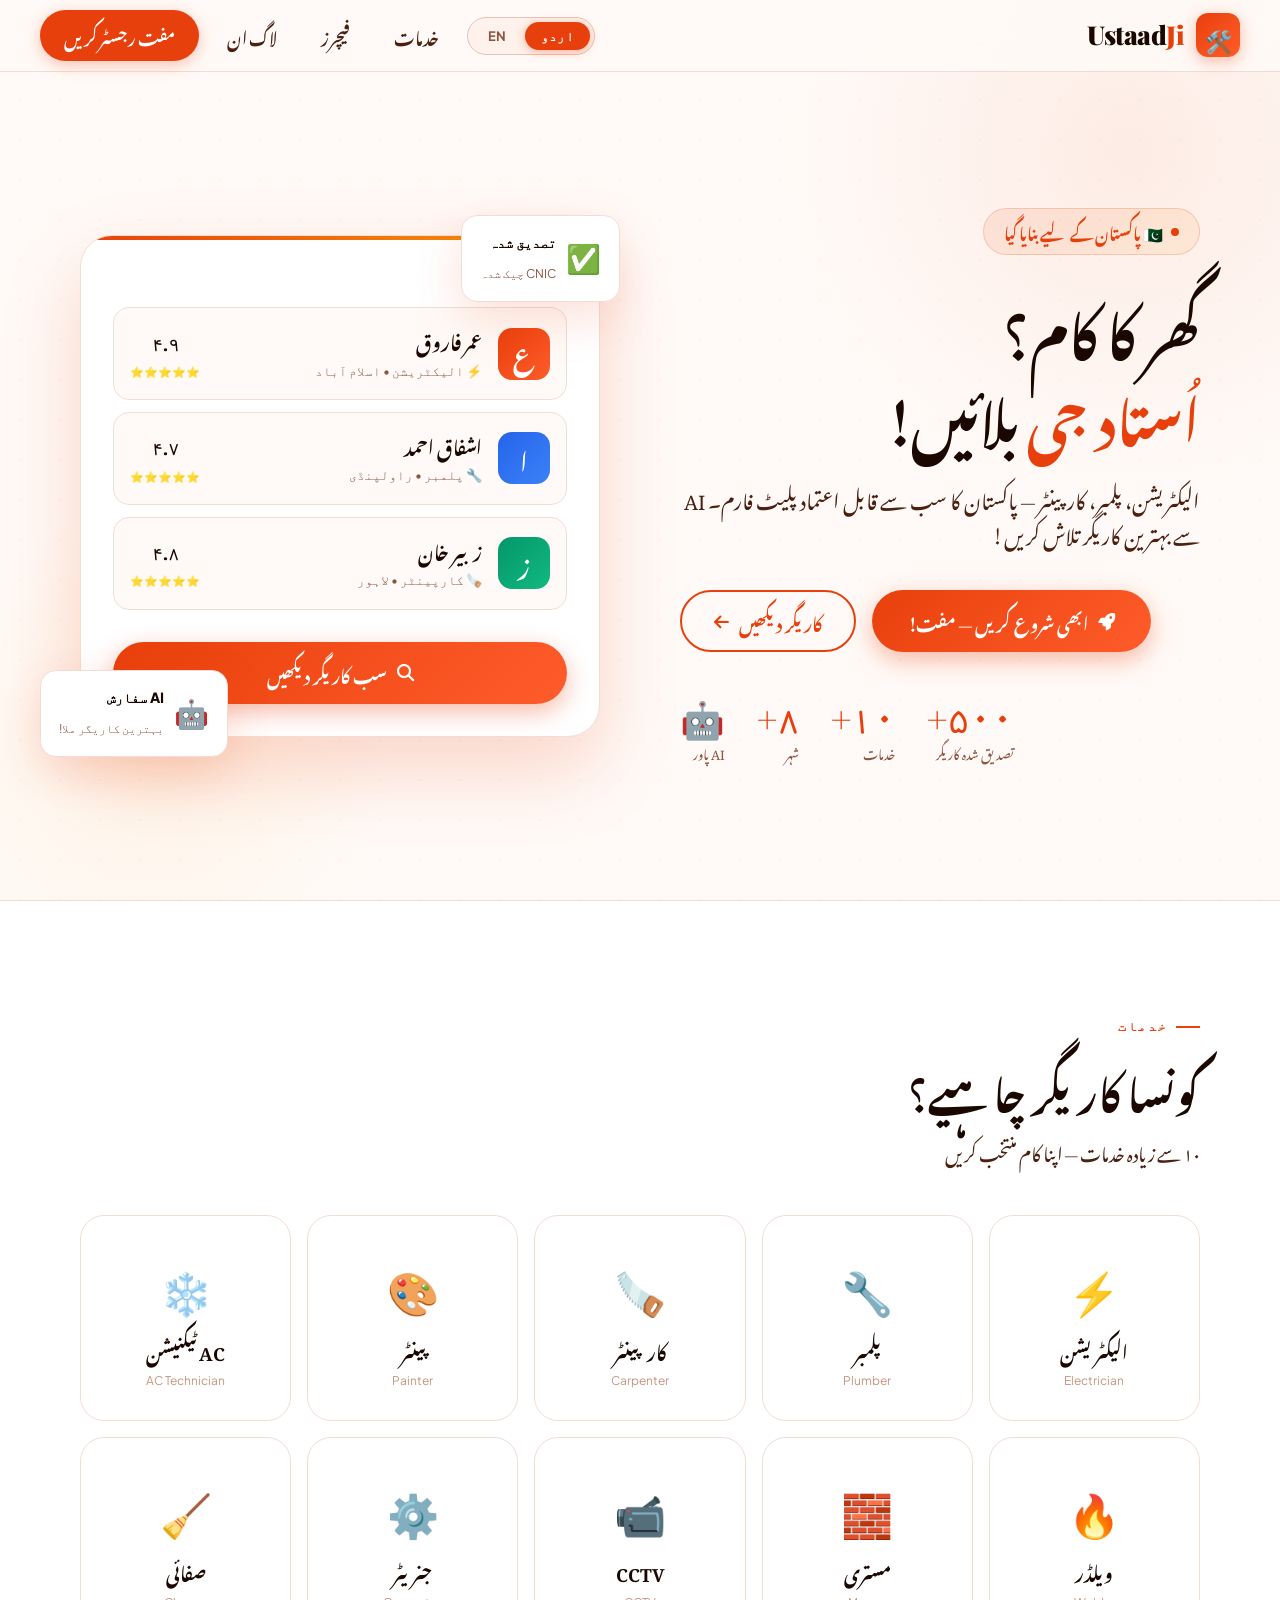
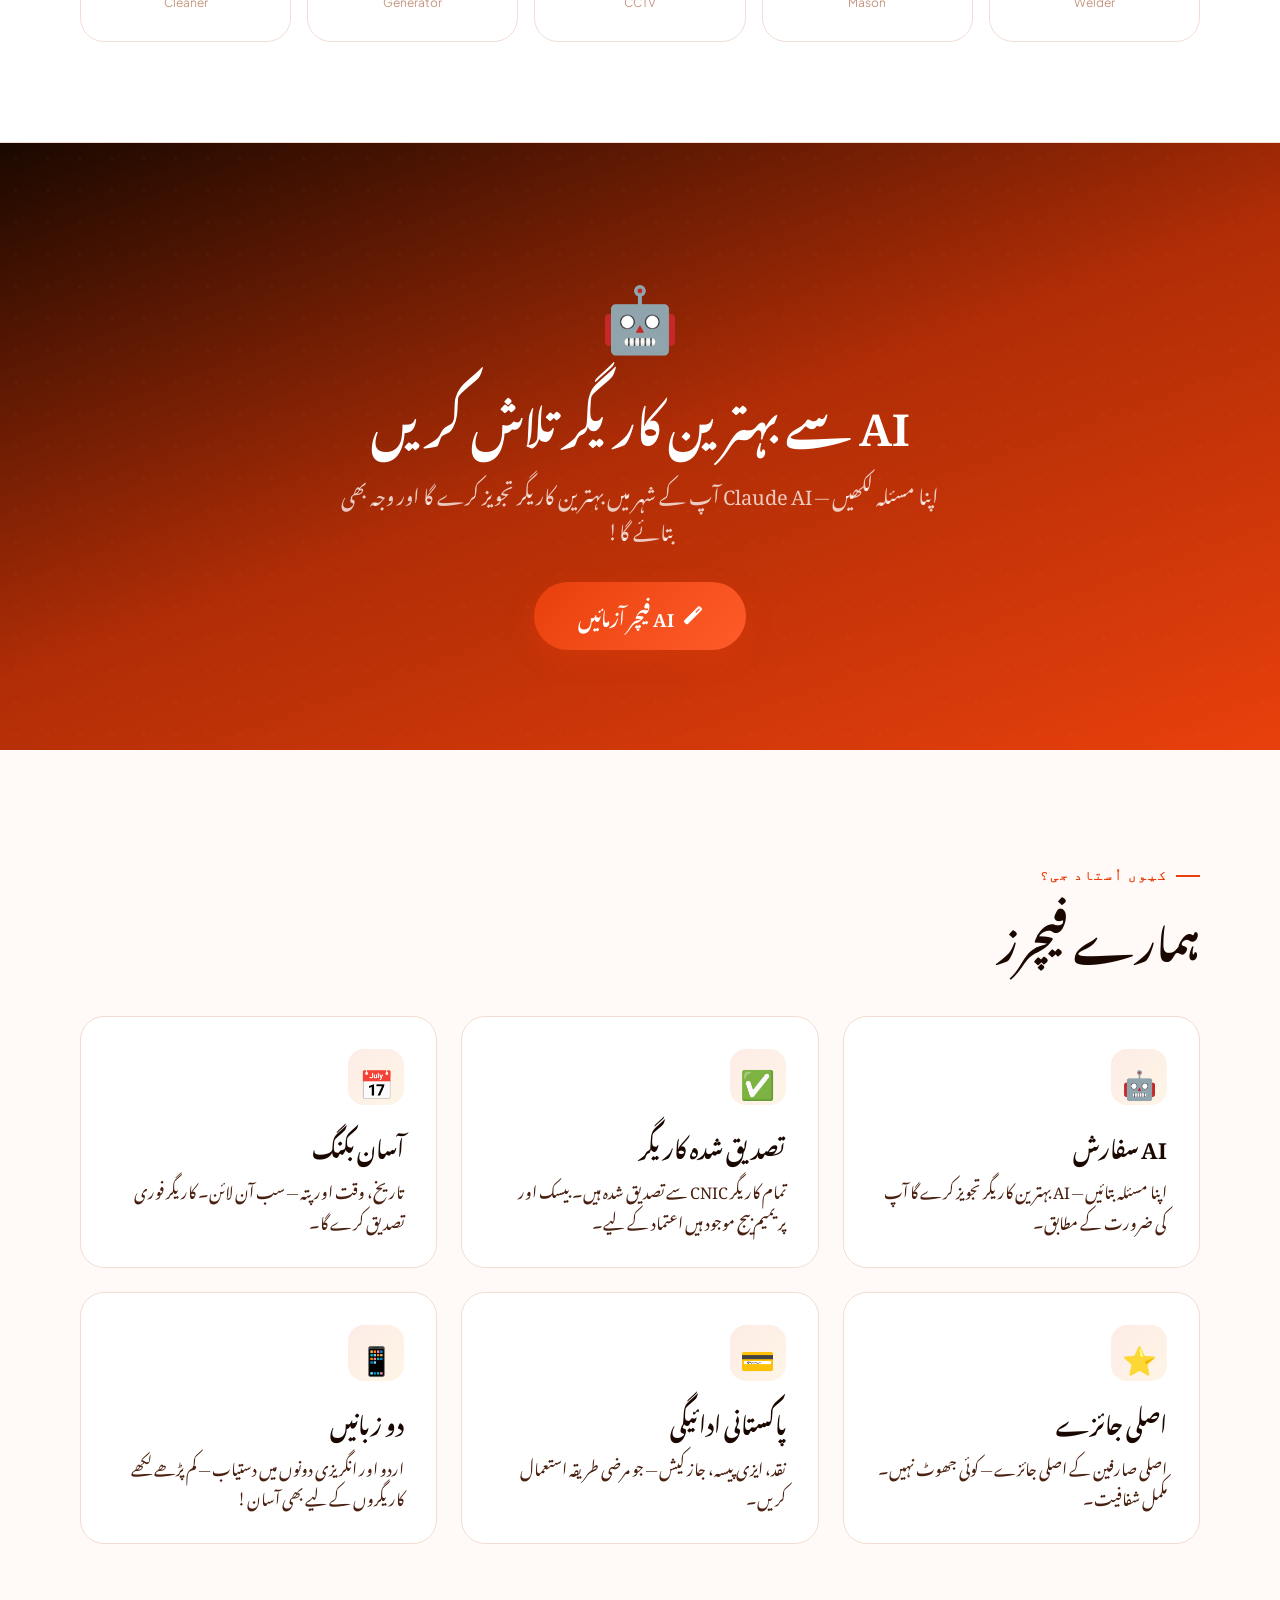
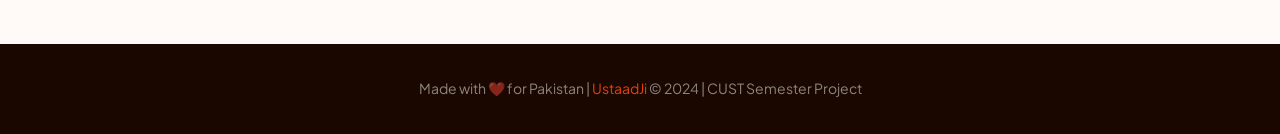
<file: frontend/pages/index.html>
<!DOCTYPE html>
<html lang="ur">
<head>
  <meta charset="UTF-8"/>
  <meta name="viewport" content="width=device-width, initial-scale=1.0"/>
  <meta data-title-ur data-title-en="UstaadJi — Pakistan's Skilled Workers Platform"/>
  <title>اُستاد جی — پاکستان کا بہترین پلیٹ فارم</title>
  <link rel="stylesheet" href="https://cdnjs.cloudflare.com/ajax/libs/font-awesome/6.5.0/css/all.min.css"/>
  <link rel="stylesheet" href="../css/style.css"/>
</head>
<body>

<!-- ═══════════════ NAVBAR ═══════════════ -->
<nav class="uj-nav">
  <a href="/" class="nav-brand">
    <div class="nav-brand-mark">🛠️</div>
    <span class="nav-brand-name">Ustaad<span>Ji</span></span>
  </a>

  <div class="nav-right">
    <!-- Language Toggle -->
    <div class="lang-toggle">
      <button class="lang-btn active" data-lang="ur">اردو</button>
      <button class="lang-btn" data-lang="en">EN</button>
    </div>

    <a href="#services" class="nav-link" data-ur="خدمات" data-en="Services">خدمات</a>
    <a href="#features" class="nav-link" data-ur="فیچرز" data-en="Features">فیچرز</a>
    <a href="/login" class="nav-link" data-ur="لاگ ان" data-en="Login">لاگ ان</a>
    <a href="/register" class="nav-link nav-cta" data-ur="مفت رجسٹر کریں" data-en="Register Free">مفت رجسٹر کریں</a>
  </div>
</nav>

<!-- ═══════════════ HERO ═══════════════ -->
<section class="hero">
  <div class="hero-bg">
    <div class="hero-blob-1"></div>
    <div class="hero-blob-2"></div>
    <div class="hero-dots"></div>
  </div>

  <div class="hero-inner">

    <!-- Text Side -->
    <div class="hero-text">
      <div class="fade-up">
        <div class="hero-badge">
          <span class="hero-badge-dot"></span>
          <span data-ur="🇵🇰 پاکستان کے لیے بنایا گیا" data-en="🇵🇰 Made for Pakistan">🇵🇰 پاکستان کے لیے بنایا گیا</span>
        </div>
      </div>

      <div class="fade-up">
        <h1 class="hero-title-urdu ur-only">
          گھر کا کام؟<br/>
          <span style="color:var(--flame)">اُستاد جی</span> بلائیں!
        </h1>
        <h1 class="hero-title en-only" style="display:none;">
          Need a Skilled<br/>
          <span class="highlight">Worker?</span>
        </h1>
      </div>

      <div class="fade-up">
        <p class="hero-desc"
           data-ur="الیکٹریشن، پلمبر، کارپینٹر — پاکستان کا سب سے قابل اعتماد پلیٹ فارم۔ AI سے بہترین کاریگر تلاش کریں!"
           data-en="Electrician, Plumber, Carpenter — Pakistan's most trusted skilled workers platform. Find the best worker with AI!">
          الیکٹریشن، پلمبر، کارپینٹر — پاکستان کا سب سے قابل اعتماد پلیٹ فارم۔ AI سے بہترین کاریگر تلاش کریں!
        </p>
      </div>

      <div class="fade-up hero-actions">
        <a href="/register" class="btn-primary">
          <i class="fas fa-rocket"></i>
          <span data-ur="ابھی شروع کریں — مفت!" data-en="Get Started — Free!">ابھی شروع کریں — مفت!</span>
        </a>
        <a href="/workers" class="btn-outline">
          <span data-ur="کاریگر دیکھیں" data-en="Browse Workers">کاریگر دیکھیں</span>
          <i class="fas fa-arrow-left ur-only"></i>
          <i class="fas fa-arrow-right en-only" style="display:none;"></i>
        </a>
      </div>

      <div class="fade-up hero-stats">
        <div class="hero-stat">
          <div class="num">۵۰۰+</div>
          <div class="lbl" data-ur="تصدیق شدہ کاریگر" data-en="Verified Workers">تصدیق شدہ کاریگر</div>
        </div>
        <div class="hero-stat">
          <div class="num">۱۰+</div>
          <div class="lbl" data-ur="خدمات" data-en="Services">خدمات</div>
        </div>
        <div class="hero-stat">
          <div class="num">۸+</div>
          <div class="lbl" data-ur="شہر" data-en="Cities">شہر</div>
        </div>
        <div class="hero-stat">
          <div class="num">🤖</div>
          <div class="lbl" data-ur="AI پاور" data-en="AI Powered">AI پاور</div>
        </div>
      </div>
    </div>

    <!-- Visual Side -->
    <div class="hero-visual fade-up">
      <div class="hero-card-main">
        <p style="font-family:var(--font-urdu);font-size:13px;color:var(--ink-faint);margin-bottom:16px;direction:rtl;text-align:right;" class="ur-only">قریبی کاریگر</p>
        <p style="font-family:var(--font-body);font-size:11px;font-weight:700;text-transform:uppercase;letter-spacing:1px;color:var(--ink-faint);margin-bottom:16px;" class="en-only" style="display:none;">Nearby Workers</p>

        <div class="worker-preview">
          <div class="worker-avatar-lg" style="background:linear-gradient(135deg,#E8400C,#FF5C2B);">ع</div>
          <div class="worker-info-preview">
            <h4>عمر فاروق</h4>
            <p>⚡ الیکٹریشن • اسلام آباد</p>
          </div>
          <div class="worker-rating-preview">
            <div class="rating-num">۴.۹</div>
            <div class="stars">⭐⭐⭐⭐⭐</div>
          </div>
        </div>

        <div class="worker-preview">
          <div class="worker-avatar-lg" style="background:linear-gradient(135deg,#2563EB,#3B82F6);">ا</div>
          <div class="worker-info-preview">
            <h4>اشفاق احمد</h4>
            <p>🔧 پلمبر • راولپنڈی</p>
          </div>
          <div class="worker-rating-preview">
            <div class="rating-num">۴.۷</div>
            <div class="stars">⭐⭐⭐⭐⭐</div>
          </div>
        </div>

        <div class="worker-preview">
          <div class="worker-avatar-lg" style="background:linear-gradient(135deg,#059669,#10B981);">ز</div>
          <div class="worker-info-preview">
            <h4>زبیر خان</h4>
            <p>🪚 کارپینٹر • لاہور</p>
          </div>
          <div class="worker-rating-preview">
            <div class="rating-num">۴.۸</div>
            <div class="stars">⭐⭐⭐⭐⭐</div>
          </div>
        </div>

        <a href="/workers" class="btn-primary" style="margin-top:20px;width:100%;justify-content:center;">
          <i class="fas fa-search"></i>
          <span data-ur="سب کاریگر دیکھیں" data-en="View All Workers">سب کاریگر دیکھیں</span>
        </a>
      </div>

      <!-- Float cards -->
      <div class="float-card float-card-1">
        <div class="float-icon">🤖</div>
        <div class="float-text">
          <strong data-ur="AI سفارش" data-en="AI Recommend">AI سفارش</strong>
          <span data-ur="بہترین کاریگر ملا!" data-en="Best match found!">بہترین کاریگر ملا!</span>
        </div>
      </div>

      <div class="float-card float-card-2">
        <div class="float-icon">✅</div>
        <div class="float-text">
          <strong data-ur="تصدیق شدہ" data-en="Verified">تصدیق شدہ</strong>
          <span data-ur="CNIC چیک شدہ" data-en="CNIC Checked">CNIC چیک شدہ</span>
        </div>
      </div>
    </div>

  </div>
</section>

<!-- ═══════════════ SERVICES ═══════════════ -->
<div style="background:white;border-top:1px solid var(--border);border-bottom:1px solid var(--border);">
  <div class="section" id="services">
    <div style="text-align:right;" class="ur-only">
      <div class="section-tag" style="justify-content:flex-end;">خدمات</div>
      <h2 class="section-title-urdu">کونسا کاریگر چاہیے؟</h2>
      <p class="section-sub">۱۰ سے زیادہ خدمات — اپنا کام منتخب کریں</p>
    </div>
    <div style="text-align:left;" class="en-only" style="display:none;">
      <div class="section-tag">Our Services</div>
      <h2 class="section-title-text">What do you need?</h2>
      <p class="section-sub" style="font-family:var(--font-body);">10+ service categories — pick your work</p>
    </div>

    <div class="services-grid">
      <a href="/workers?cat=1" class="service-card">
        <span class="service-emoji">⚡</span>
        <span class="service-name-ur">الیکٹریشن</span>
        <span class="service-name-en">Electrician</span>
      </a>
      <a href="/workers?cat=2" class="service-card">
        <span class="service-emoji">🔧</span>
        <span class="service-name-ur">پلمبر</span>
        <span class="service-name-en">Plumber</span>
      </a>
      <a href="/workers?cat=3" class="service-card">
        <span class="service-emoji">🪚</span>
        <span class="service-name-ur">کارپینٹر</span>
        <span class="service-name-en">Carpenter</span>
      </a>
      <a href="/workers?cat=4" class="service-card">
        <span class="service-emoji">🎨</span>
        <span class="service-name-ur">پینٹر</span>
        <span class="service-name-en">Painter</span>
      </a>
      <a href="/workers?cat=5" class="service-card">
        <span class="service-emoji">❄️</span>
        <span class="service-name-ur">AC ٹیکنیشن</span>
        <span class="service-name-en">AC Technician</span>
      </a>
      <a href="/workers?cat=6" class="service-card">
        <span class="service-emoji">🔥</span>
        <span class="service-name-ur">ویلڈر</span>
        <span class="service-name-en">Welder</span>
      </a>
      <a href="/workers?cat=7" class="service-card">
        <span class="service-emoji">🧱</span>
        <span class="service-name-ur">مستری</span>
        <span class="service-name-en">Mason</span>
      </a>
      <a href="/workers?cat=9" class="service-card">
        <span class="service-emoji">📹</span>
        <span class="service-name-ur">CCTV</span>
        <span class="service-name-en">CCTV</span>
      </a>
      <a href="/workers?cat=8" class="service-card">
        <span class="service-emoji">⚙️</span>
        <span class="service-name-ur">جنریٹر</span>
        <span class="service-name-en">Generator</span>
      </a>
      <a href="/workers?cat=10" class="service-card">
        <span class="service-emoji">🧹</span>
        <span class="service-name-ur">صفائی</span>
        <span class="service-name-en">Cleaner</span>
      </a>
    </div>
  </div>
</div>

<!-- ═══════════════ AI SECTION ═══════════════ -->
<div style="background:linear-gradient(160deg, var(--ink) 0%, var(--flame-deep) 50%, var(--flame) 100%);padding:100px 40px;text-align:center;position:relative;overflow:hidden;">
  <div style="position:absolute;inset:0;background-image:radial-gradient(circle,rgba(255,255,255,0.04) 1px,transparent 1px);background-size:32px 32px;"></div>
  <div style="position:relative;z-index:1;max-width:640px;margin:0 auto;">
    <div style="font-size:64px;margin-bottom:20px;">🤖</div>
    <h2 class="ur-only" style="font-family:var(--font-urdu);font-size:44px;font-weight:700;color:white;margin-bottom:16px;direction:rtl;">AI سے بہترین کاریگر تلاش کریں</h2>
    <h2 class="en-only" style="display:none;font-family:var(--font-display);font-size:42px;font-weight:900;color:white;margin-bottom:16px;">AI-Powered Worker Matching</h2>
    <p class="ur-only" style="font-family:var(--font-urdu);font-size:20px;color:rgba(255,255,255,0.75);margin-bottom:36px;line-height:1.8;direction:rtl;">اپنا مسئلہ لکھیں — Claude AI آپ کے شہر میں بہترین کاریگر تجویز کرے گا اور وجہ بھی بتائے گا!</p>
    <p class="en-only" style="display:none;font-family:var(--font-body);font-size:17px;color:rgba(255,255,255,0.75);margin-bottom:36px;line-height:1.7;">Describe your problem — Claude AI recommends the best worker in your city and explains why!</p>
    <a href="/register" class="btn-primary" style="font-size:18px;padding:18px 44px;">
      <i class="fas fa-magic"></i>
      <span data-ur="AI فیچر آزمائیں" data-en="Try AI Feature">AI فیچر آزمائیں</span>
    </a>
  </div>
</div>

<!-- ═══════════════ FEATURES ═══════════════ -->
<div style="background:var(--cream);">
  <div class="section" id="features">
    <div style="text-align:right;" class="ur-only">
      <div class="section-tag" style="justify-content:flex-end;">کیوں اُستاد جی؟</div>
      <h2 class="section-title-urdu">ہمارے فیچرز</h2>
    </div>
    <div class="en-only" style="display:none;">
      <div class="section-tag">Why UstaadJi?</div>
      <h2 class="section-title-text">Our Features</h2>
    </div>

    <div class="features-grid">
      <div class="feat-card">
        <div class="feat-card-icon">🤖</div>
        <h3 data-ur="AI سفارش" data-en="AI Recommendation">AI سفارش</h3>
        <p data-ur="اپنا مسئلہ بتائیں — AI بہترین کاریگر تجویز کرے گا آپ کی ضرورت کے مطابق۔" data-en="Describe your problem — AI recommends the best worker tailored to your specific need.">اپنا مسئلہ بتائیں — AI بہترین کاریگر تجویز کرے گا آپ کی ضرورت کے مطابق۔</p>
      </div>
      <div class="feat-card">
        <div class="feat-card-icon">✅</div>
        <h3 data-ur="تصدیق شدہ کاریگر" data-en="Verified Workers">تصدیق شدہ کاریگر</h3>
        <p data-ur="تمام کاریگر CNIC سے تصدیق شدہ ہیں۔ بیسک اور پریمیم بیج موجود ہیں اعتماد کے لیے۔" data-en="All workers are CNIC verified. Basic and Premium badges available for trust.">تمام کاریگر CNIC سے تصدیق شدہ ہیں۔ بیسک اور پریمیم بیج موجود ہیں اعتماد کے لیے۔</p>
      </div>
      <div class="feat-card">
        <div class="feat-card-icon">📅</div>
        <h3 data-ur="آسان بکنگ" data-en="Easy Booking">آسان بکنگ</h3>
        <p data-ur="تاریخ، وقت اور پتہ — سب آن لائن۔ کاریگر فوری تصدیق کرے گا۔" data-en="Date, time and address — all online. Worker will confirm immediately.">تاریخ، وقت اور پتہ — سب آن لائن۔ کاریگر فوری تصدیق کرے گا۔</p>
      </div>
      <div class="feat-card">
        <div class="feat-card-icon">⭐</div>
        <h3 data-ur="اصلی جائزے" data-en="Real Reviews">اصلی جائزے</h3>
        <p data-ur="اصلی صارفین کے اصلی جائزے — کوئی جھوٹ نہیں۔ مکمل شفافیت۔" data-en="Real reviews from real customers — no fakes. Complete transparency.">اصلی صارفین کے اصلی جائزے — کوئی جھوٹ نہیں۔ مکمل شفافیت۔</p>
      </div>
      <div class="feat-card">
        <div class="feat-card-icon">💳</div>
        <h3 data-ur="پاکستانی ادائیگی" data-en="Pakistani Payments">پاکستانی ادائیگی</h3>
        <p data-ur="نقد، ایزی پیسہ، جاز کیش — جو مرضی طریقہ استعمال کریں۔" data-en="Cash, EasyPaisa, JazzCash — use any payment method you prefer.">نقد، ایزی پیسہ، جاز کیش — جو مرضی طریقہ استعمال کریں۔</p>
      </div>
      <div class="feat-card">
        <div class="feat-card-icon">📱</div>
        <h3 data-ur="دو زبانیں" data-en="Bilingual">دو زبانیں</h3>
        <p data-ur="اردو اور انگریزی دونوں میں دستیاب — کم پڑھے لکھے کاریگروں کے لیے بھی آسان!" data-en="Available in both Urdu and English — easy even for less-educated workers!">اردو اور انگریزی دونوں میں دستیاب — کم پڑھے لکھے کاریگروں کے لیے بھی آسان!</p>
      </div>
    </div>
  </div>
</div>

<!-- ═══════════════ FOOTER ═══════════════ -->
<footer class="uj-footer">
  <p>Made with ❤️ for Pakistan | <span>UstaadJi</span> © 2024 | CUST Semester Project</p>
</footer>

<script src="https://cdnjs.cloudflare.com/ajax/libs/jquery/3.7.1/jquery.min.js"></script>
<script src="../js/main.js"></script>
</body>
</html>
</file>
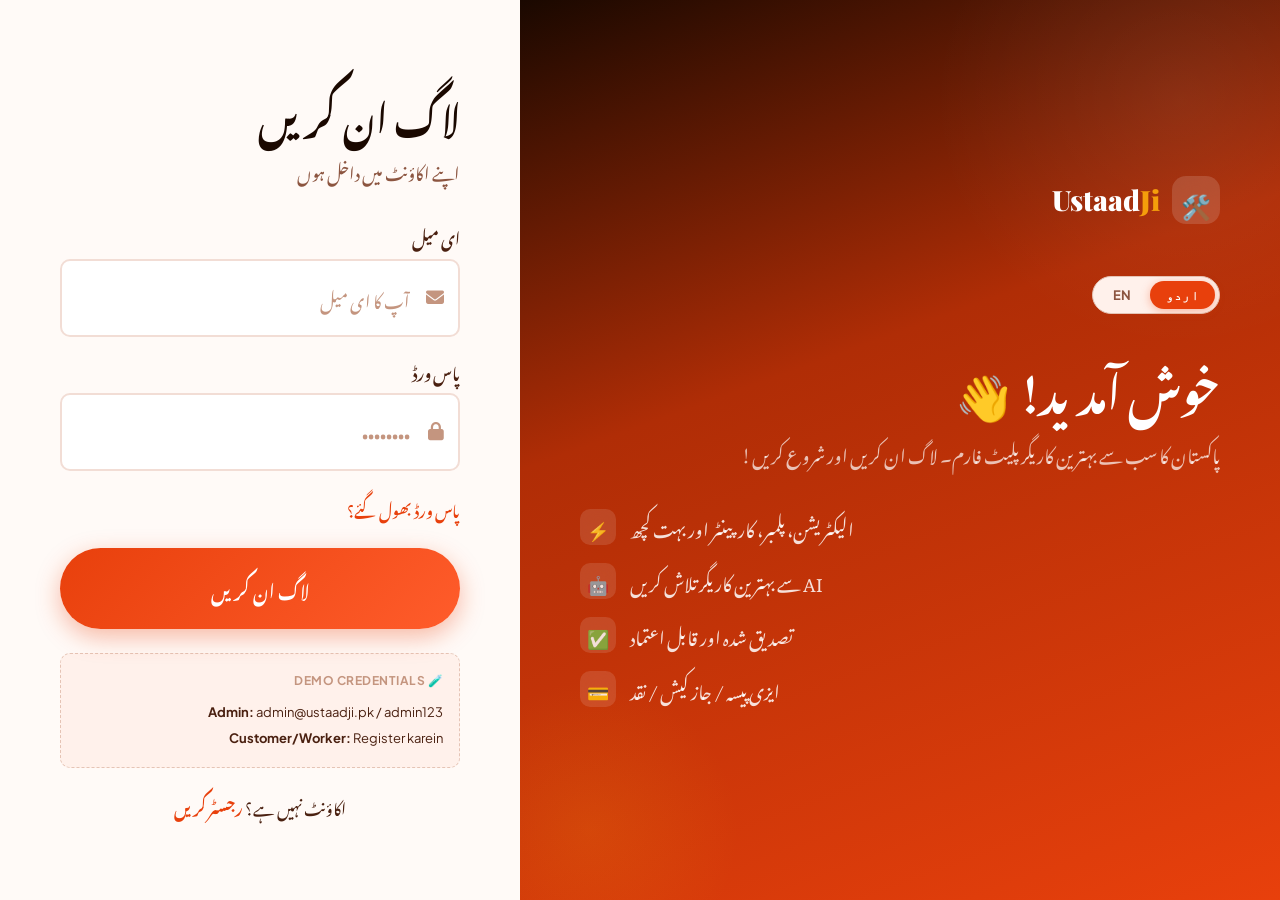
<file: frontend/pages/login.html>
<!DOCTYPE html>
<html lang="ur">
<head>
  <meta charset="UTF-8"/>
  <meta name="viewport" content="width=device-width, initial-scale=1.0"/>
  <title>لاگ ان — اُستاد جی</title>
  <link rel="stylesheet" href="https://cdnjs.cloudflare.com/ajax/libs/font-awesome/6.5.0/css/all.min.css"/>
  <link rel="stylesheet" href="../css/style.css"/>
</head>
<body>

<div class="auth-page">

  <!-- ══ Left Panel ══ -->
  <div class="auth-left">
    <div class="auth-left-content">

      <div class="auth-brand">
        <div class="auth-brand-mark">🛠️</div>
        <span class="auth-brand-name">Ustaad<span>Ji</span></span>
      </div>

      <!-- Language Toggle -->
      <div style="margin-bottom:36px;">
        <div class="lang-toggle" style="display:inline-flex;">
          <button class="lang-btn active" data-lang="ur">اردو</button>
          <button class="lang-btn" data-lang="en">EN</button>
        </div>
      </div>

      <h2 data-ur="خوش آمدید! 👋" data-en="Welcome Back! 👋">خوش آمدید! 👋</h2>
      <p data-ur="پاکستان کا سب سے بہترین کاریگر پلیٹ فارم۔ لاگ ان کریں اور شروع کریں!" data-en="Pakistan's best skilled workers platform. Login and get started!">پاکستان کا سب سے بہترین کاریگر پلیٹ فارم۔ لاگ ان کریں اور شروع کریں!</p>

      <ul class="auth-features-list">
        <li><div class="feat-dot">⚡</div><span data-ur="الیکٹریشن، پلمبر، کارپینٹر اور بہت کچھ" data-en="Electrician, Plumber, Carpenter & more">الیکٹریشن، پلمبر، کارپینٹر اور بہت کچھ</span></li>
        <li><div class="feat-dot">🤖</div><span data-ur="AI سے بہترین کاریگر تلاش کریں" data-en="Find best worker with AI">AI سے بہترین کاریگر تلاش کریں</span></li>
        <li><div class="feat-dot">✅</div><span data-ur="تصدیق شدہ اور قابل اعتماد" data-en="Verified and trustworthy">تصدیق شدہ اور قابل اعتماد</span></li>
        <li><div class="feat-dot">💳</div><span data-ur="ایزی پیسہ / جاز کیش / نقد" data-en="EasyPaisa / JazzCash / Cash">ایزی پیسہ / جاز کیش / نقد</span></li>
      </ul>
    </div>
  </div>

  <!-- ══ Right Panel (Form) ══ -->
  <div class="auth-right">
    <div class="auth-form-wrap">

      <div class="form-head">
        <h2 data-ur="لاگ ان کریں" data-en="Login">لاگ ان کریں</h2>
        <p data-ur="اپنے اکاؤنٹ میں داخل ہوں" data-en="Access your account">اپنے اکاؤنٹ میں داخل ہوں</p>
      </div>

      <div id="uj-alert" class="uj-alert"></div>

      <form id="loginForm">

        <div class="field">
          <label data-ur="ای میل" data-en="Email Address">ای میل</label>
          <div class="input-wrap">
            <i class="fas fa-envelope input-icon"></i>
            <input type="email" id="email" class="has-icon"
              data-ph-ur="آپ کا ای میل"
              data-ph-en="your@email.com"
              placeholder="آپ کا ای میل" required/>
          </div>
        </div>

        <div class="field">
          <label data-ur="پاس ورڈ" data-en="Password">پاس ورڈ</label>
          <div class="input-wrap">
            <i class="fas fa-lock input-icon"></i>
            <input type="password" id="password" class="has-icon"
              data-ph-ur="••••••••"
              data-ph-en="••••••••"
              placeholder="••••••••" required/>
          </div>
        </div>

        <div style="text-align:left;margin-bottom:24px;" class="en-only" style="display:none;">
          <a href="#" style="font-size:13px;color:var(--flame);font-weight:600;text-decoration:none;">Forgot password?</a>
        </div>
        <div style="text-align:right;margin-bottom:24px;" class="ur-only">
          <a href="#" style="font-size:15px;color:var(--flame);font-weight:600;text-decoration:none;font-family:var(--font-urdu);">پاس ورڈ بھول گئے؟</a>
        </div>

        <button type="submit" class="btn-primary" id="loginBtn"
          style="width:100%;justify-content:center;font-size:18px;padding:18px;"
          data-ur="لاگ ان کریں" data-en="Login">
          <div class="spin"></div>
          <span class="btn-text" data-ur="لاگ ان کریں" data-en="Login">لاگ ان کریں</span>
          <i class="fas fa-arrow-left ur-only"></i>
          <i class="fas fa-arrow-right en-only" style="display:none;"></i>
        </button>
      </form>

      <!-- Demo -->
      <div style="margin-top:24px;padding:16px;background:var(--cream-mid);border-radius:var(--radius-sm);border:1.5px dashed var(--border-mid);">
        <p style="font-size:12px;font-weight:700;color:var(--ink-faint);margin-bottom:8px;font-family:var(--font-body);text-transform:uppercase;letter-spacing:0.5px;">🧪 Demo Credentials</p>
        <p style="font-size:13px;color:var(--ink-mid);line-height:2;font-family:var(--font-body);">
          <strong>Admin:</strong> admin@ustaadji.pk / admin123<br/>
          <strong>Customer/Worker:</strong> Register karein
        </p>
      </div>

      <div class="form-bottom">
        <span data-ur="اکاؤنٹ نہیں ہے؟" data-en="Don't have an account?">اکاؤنٹ نہیں ہے؟</span>
        <a href="/register" data-ur=" رجسٹر کریں" data-en=" Register"> رجسٹر کریں</a>
      </div>

    </div>
  </div>

</div>

<script src="https://cdnjs.cloudflare.com/ajax/libs/jquery/3.7.1/jquery.min.js"></script>
<script src="../js/main.js"></script>
<script>
document.addEventListener('DOMContentLoaded', function() {

  $('#loginForm').on('submit', function(e) {
    e.preventDefault();

    const email = $('#email').val().trim();
    const password = $('#password').val();

    if (!email || !password) {
      showAlert('error', 'براہ کرم ای میل اور پاس ورڈ درج کریں۔', 'Please enter email and password.');
      return;
    }

    setLoading('loginBtn', true);

    $.ajax({
      url: `${API_BASE}/auth/login`,
      method: 'POST',
      contentType: 'application/json',
      data: JSON.stringify({ email, password }),
      success: function(res) {
        if (res.success) {
          Auth.setToken(res.token);
          Auth.setUser(res.user);
          showAlert('success', `خوش آمدید، ${res.user.full_name}!`, `Welcome, ${res.user.full_name}!`);
          setTimeout(() => Auth.redirectToDashboard(), 1000);
        }
      },
      error: function(xhr) {
        const msg = xhr.responseJSON?.message || '';
        showAlert('error', 'ای میل یا پاس ورڈ غلط ہے۔', msg || 'Invalid email or password.');
        setLoading('loginBtn', false);
      }
    });
  });

});
</script>
</body>
</html>
</file>
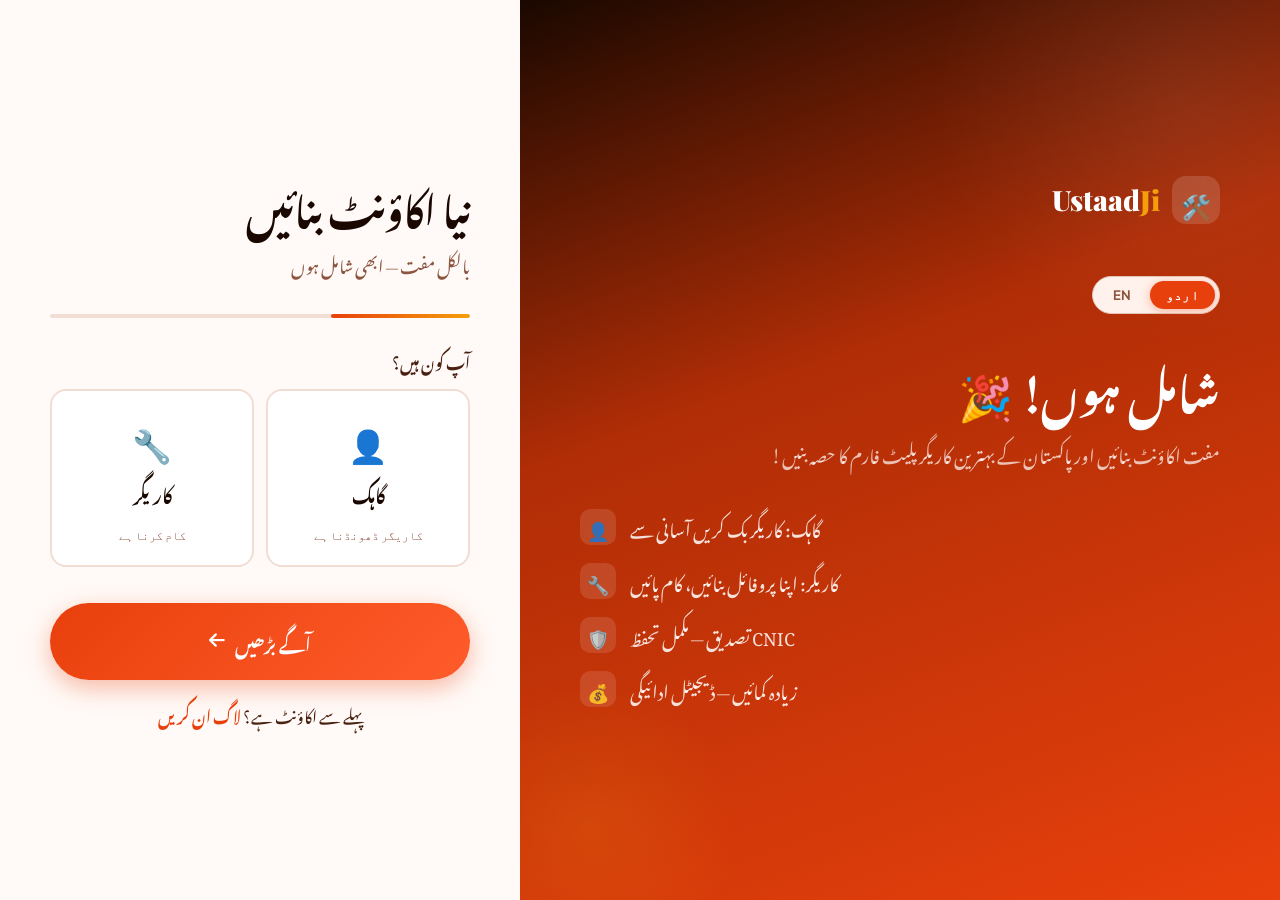
<file: frontend/pages/register.html>
<!DOCTYPE html>
<html lang="ur">
<head>
  <meta charset="UTF-8"/>
  <meta name="viewport" content="width=device-width, initial-scale=1.0"/>
  <title>رجسٹر — اُستاد جی</title>
  <link rel="stylesheet" href="https://cdnjs.cloudflare.com/ajax/libs/font-awesome/6.5.0/css/all.min.css"/>
  <link rel="stylesheet" href="../css/style.css"/>
  <style>
    .two-col { display: grid; grid-template-columns: 1fr 1fr; gap: 14px; }
    .progress-bar {
      height: 4px;
      background: var(--border);
      border-radius: 2px;
      margin-bottom: 28px;
      overflow: hidden;
    }
    .progress-fill {
      height: 100%;
      background: linear-gradient(90deg, var(--flame), var(--gold));
      border-radius: 2px;
      transition: width 0.4s ease;
    }
  </style>
</head>
<body>

<div class="auth-page">

  <!-- ══ Left Panel ══ -->
  <div class="auth-left">
    <div class="auth-left-content">

      <div class="auth-brand">
        <div class="auth-brand-mark">🛠️</div>
        <span class="auth-brand-name">Ustaad<span>Ji</span></span>
      </div>

      <div style="margin-bottom:36px;">
        <div class="lang-toggle" style="display:inline-flex;">
          <button class="lang-btn active" data-lang="ur">اردو</button>
          <button class="lang-btn" data-lang="en">EN</button>
        </div>
      </div>

      <h2 data-ur="شامل ہوں! 🎉" data-en="Join Today! 🎉">شامل ہوں! 🎉</h2>
      <p data-ur="مفت اکاؤنٹ بنائیں اور پاکستان کے بہترین کاریگر پلیٹ فارم کا حصہ بنیں!" data-en="Create a free account and be part of Pakistan's best skilled workers platform!">مفت اکاؤنٹ بنائیں اور پاکستان کے بہترین کاریگر پلیٹ فارم کا حصہ بنیں!</p>

      <ul class="auth-features-list">
        <li><div class="feat-dot">👤</div><span data-ur="گاہک: کاریگر بک کریں آسانی سے" data-en="Customer: Book workers easily">گاہک: کاریگر بک کریں آسانی سے</span></li>
        <li><div class="feat-dot">🔧</div><span data-ur="کاریگر: اپنا پروفائل بنائیں، کام پائیں" data-en="Worker: Create profile, get jobs">کاریگر: اپنا پروفائل بنائیں، کام پائیں</span></li>
        <li><div class="feat-dot">🛡️</div><span data-ur="CNIC تصدیق — مکمل تحفظ" data-en="CNIC Verified — Complete Safety">CNIC تصدیق — مکمل تحفظ</span></li>
        <li><div class="feat-dot">💰</div><span data-ur="زیادہ کمائیں — ڈیجیٹل ادائیگی" data-en="Earn more — Digital payments">زیادہ کمائیں — ڈیجیٹل ادائیگی</span></li>
      </ul>

    </div>
  </div>

  <!-- ══ Right Panel ══ -->
  <div class="auth-right" style="padding:40px 48px;overflow-y:auto;">
    <div class="auth-form-wrap" style="max-width:420px;">

      <div class="form-head">
        <h2 data-ur="نیا اکاؤنٹ بنائیں" data-en="Create Account">نیا اکاؤنٹ بنائیں</h2>
        <p data-ur="بالکل مفت — ابھی شامل ہوں" data-en="Completely free — join now">بالکل مفت — ابھی شامل ہوں</p>
      </div>

      <!-- Progress -->
      <div class="progress-bar">
        <div class="progress-fill" id="progress" style="width:33%;"></div>
      </div>

      <div id="uj-alert" class="uj-alert"></div>

      <!-- ─── STEP 1: Role ─── -->
      <div id="step-1">
        <p style="font-family:var(--font-urdu);font-size:16px;font-weight:600;color:var(--ink-mid);margin-bottom:14px;direction:rtl;text-align:right;" class="ur-only">آپ کون ہیں؟</p>
        <p style="font-family:var(--font-body);font-size:12px;font-weight:700;text-transform:uppercase;letter-spacing:0.5px;color:var(--ink-soft);margin-bottom:14px;" class="en-only" style="display:none;">Who are you?</p>

        <div class="role-pick">
          <div class="role-option" data-role="customer" onclick="selectRole(this)">
            <span class="role-icon">👤</span>
            <span class="role-title-ur ur-only">گاہک</span>
            <span class="role-title-en en-only" style="display:none;">Customer</span>
            <span class="role-sub" data-ur="کاریگر ڈھونڈنا ہے" data-en="Need a worker">کاریگر ڈھونڈنا ہے</span>
          </div>
          <div class="role-option" data-role="worker" onclick="selectRole(this)">
            <span class="role-icon">🔧</span>
            <span class="role-title-ur ur-only">کاریگر</span>
            <span class="role-title-en en-only" style="display:none;">Worker</span>
            <span class="role-sub" data-ur="کام کرنا ہے" data-en="Want to work">کام کرنا ہے</span>
          </div>
        </div>
        <input type="hidden" id="selectedRole"/>

        <button type="button" onclick="goStep(2)" class="btn-primary" style="width:100%;justify-content:center;font-size:18px;padding:16px;margin-top:8px;">
          <span data-ur="آگے بڑھیں" data-en="Continue">آگے بڑھیں</span>
          <i class="fas fa-arrow-left ur-only"></i>
          <i class="fas fa-arrow-right en-only" style="display:none;"></i>
        </button>
      </div>

      <!-- ─── STEP 2: Basic Info ─── -->
      <div id="step-2" style="display:none;">
        <form id="registerForm">

          <div class="two-col">
            <div class="field">
              <label data-ur="پورا نام *" data-en="Full Name *">پورا نام *</label>
              <input type="text" id="full_name"
                data-ph-ur="علی حسن"
                data-ph-en="Ali Hassan"
                placeholder="علی حسن" required/>
            </div>
            <div class="field">
              <label data-ur="فون نمبر" data-en="Phone">فون نمبر</label>
              <input type="text" id="phone"
                data-ph-ur="03XX-XXXXXXX"
                data-ph-en="03XX-XXXXXXX"
                placeholder="03XX-XXXXXXX"/>
            </div>
          </div>

          <div class="field">
            <label data-ur="شہر *" data-en="City *">شہر *</label>
            <select id="city" required>
              <option value="" data-ur="-- شہر منتخب کریں --" data-en="-- Select City --">-- شہر منتخب کریں --</option>
              <option value="Islamabad">اسلام آباد — Islamabad</option>
              <option value="Rawalpindi">راولپنڈی — Rawalpindi</option>
              <option value="Lahore">لاہور — Lahore</option>
              <option value="Karachi">کراچی — Karachi</option>
              <option value="Faisalabad">فیصل آباد — Faisalabad</option>
              <option value="Multan">ملتان — Multan</option>
              <option value="Peshawar">پشاور — Peshawar</option>
              <option value="Quetta">کوئٹہ — Quetta</option>
            </select>
          </div>

          <!-- Worker only -->
          <div class="field" id="cat-field" style="display:none;">
            <label data-ur="آپ کی خدمت *" data-en="Your Service *">آپ کی خدمت *</label>
            <select id="category_id">
              <option value="" data-ur="-- خدمت منتخب کریں --" data-en="-- Select Service --">-- خدمت منتخب کریں --</option>
            </select>
          </div>

          <div class="field">
            <label data-ur="ای میل *" data-en="Email *">ای میل *</label>
            <div class="input-wrap">
              <i class="fas fa-envelope input-icon"></i>
              <input type="email" id="email" class="has-icon"
                data-ph-ur="آپ کا ای میل"
                data-ph-en="your@email.com"
                placeholder="آپ کا ای میل" required/>
            </div>
          </div>

          <div class="field">
            <label data-ur="پاس ورڈ * (کم از کم ۶ حروف)" data-en="Password * (min. 6 characters)">پاس ورڈ * (کم از کم ۶ حروف)</label>
            <div class="input-wrap">
              <i class="fas fa-lock input-icon"></i>
              <input type="password" id="password" class="has-icon"
                data-ph-ur="••••••••"
                data-ph-en="••••••••"
                placeholder="••••••••" required/>
            </div>
          </div>

          <div style="display:flex;gap:12px;">
            <button type="button" onclick="goStep(1)" class="btn-outline" style="flex:0.4;justify-content:center;padding:14px;">
              <i class="fas fa-arrow-right ur-only"></i>
              <i class="fas fa-arrow-left en-only" style="display:none;"></i>
              <span data-ur="واپس" data-en="Back">واپس</span>
            </button>
            <button type="submit" class="btn-primary" id="registerBtn"
              style="flex:1;justify-content:center;font-size:17px;padding:16px;"
              data-ur="اکاؤنٹ بنائیں" data-en="Create Account">
              <div class="spin"></div>
              <span class="btn-text" data-ur="اکاؤنٹ بنائیں" data-en="Create Account">اکاؤنٹ بنائیں</span>
            </button>
          </div>
        </form>
      </div>

      <div class="form-bottom" style="margin-top:20px;">
        <span data-ur="پہلے سے اکاؤنٹ ہے؟" data-en="Already have an account?">پہلے سے اکاؤنٹ ہے؟</span>
        <a href="/login" data-ur=" لاگ ان کریں" data-en=" Login"> لاگ ان کریں</a>
      </div>

    </div>
  </div>

</div>

<script src="https://cdnjs.cloudflare.com/ajax/libs/jquery/3.7.1/jquery.min.js"></script>
<script src="../js/main.js"></script>
<script>
// Load categories
$.get(`${API_BASE}/workers/categories`, function(res) {
  if (res.success) {
    res.categories.forEach(c => {
      $('#category_id').append(`<option value="${c.id}">${c.name}</option>`);
    });
  }
});

function selectRole(card) {
  document.querySelectorAll('.role-option').forEach(c => c.classList.remove('selected'));
  card.classList.add('selected');
  document.getElementById('selectedRole').value = card.dataset.role;
  // Show category for worker
  document.getElementById('cat-field').style.display = card.dataset.role === 'worker' ? 'block' : 'none';
}

function goStep(n) {
  if (n === 2 && !document.getElementById('selectedRole').value) {
    showAlert('error', 'براہ کرم پہلے اپنا کردار منتخب کریں۔', 'Please select your role first.');
    return;
  }
  document.getElementById('step-1').style.display = n === 1 ? 'block' : 'none';
  document.getElementById('step-2').style.display = n === 2 ? 'block' : 'none';
  document.getElementById('progress').style.width = n === 1 ? '33%' : '66%';
}

$('#registerForm').on('submit', function(e) {
  e.preventDefault();

  const role = $('#selectedRole').val();
  const password = $('#password').val();

  if (password.length < 6) {
    showAlert('error', 'پاس ورڈ کم از کم ۶ حروف کا ہونا چاہیے۔', 'Password must be at least 6 characters.');
    return;
  }

  const data = {
    full_name: $('#full_name').val().trim(),
    email: $('#email').val().trim(),
    password,
    phone: $('#phone').val().trim(),
    city: $('#city').val(),
    role,
    category_id: role === 'worker' ? $('#category_id').val() : undefined
  };

  setLoading('registerBtn', true);

  $.ajax({
    url: `${API_BASE}/auth/register`,
    method: 'POST',
    contentType: 'application/json',
    data: JSON.stringify(data),
    success: function(res) {
      if (res.success) {
        Auth.setToken(res.token);
        Auth.setUser(res.user);
        document.getElementById('progress').style.width = '100%';
        showAlert('success', `اکاؤنٹ بن گیا! خوش آمدید، ${res.user.full_name}!`, `Account created! Welcome, ${res.user.full_name}!`);
        setTimeout(() => Auth.redirectToDashboard(), 1200);
      }
    },
    error: function(xhr) {
      const msg = xhr.responseJSON?.message || '';
      showAlert('error', 'رجسٹریشن ناکام ہو گئی۔ دوبارہ کوشش کریں۔', msg || 'Registration failed.');
      setLoading('registerBtn', false);
    }
  });
});
</script>
</body>
</html>
</file>
<file: frontend/css/style.css>
/* =====================================================
   UstaadJi v2 — Premium Design System
   Bilingual UI: Urdu (Default) + English
   Light Theme | Large Typography | Refined UX
   ===================================================== */

@import url('https://fonts.googleapis.com/css2?family=Playfair+Display:wght@700;800;900&family=Plus+Jakarta+Sans:wght@300;400;500;600;700;800&family=Noto+Nastaliq+Urdu:wght@400;500;600;700&display=swap');

:root {
  /* ── Core Palette ── */
  --flame:        #E8400C;
  --flame-deep:   #B02D06;
  --flame-soft:   #FF5C2B;
  --flame-glow:   #FF8A65;
  --gold:         #F59E0B;
  --gold-deep:    #D97706;
  --cream:        #FFFAF7;
  --cream-mid:    #FFF1EB;
  --white:        #FFFFFF;
  --ink:          #1A0800;
  --ink-mid:      #4A2010;
  --ink-soft:     #8C5540;
  --ink-faint:    #C4957F;
  --border:       #F2DDD5;
  --border-mid:   #E5C4B5;
  --success:      #059669;
  --warning:      #D97706;
  --danger:       #DC2626;
  --info:         #2563EB;

  /* ── Shadows ── */
  --shadow-sm:   0 2px 8px rgba(232,64,12,0.08);
  --shadow-md:   0 6px 24px rgba(232,64,12,0.12);
  --shadow-lg:   0 16px 48px rgba(232,64,12,0.16);
  --shadow-xl:   0 32px 80px rgba(232,64,12,0.2);

  /* ── Typography ── */
  --font-urdu:   'Noto Nastaliq Urdu', serif;
  --font-display:'Playfair Display', serif;
  --font-body:   'Plus Jakarta Sans', sans-serif;

  /* ── Spacing ── */
  --radius-sm:  10px;
  --radius-md:  16px;
  --radius-lg:  24px;
  --radius-xl:  32px;
}

/* ── Reset ── */
*, *::before, *::after { margin:0; padding:0; box-sizing:border-box; }

html { scroll-behavior: smooth; }

body {
  font-family: var(--font-urdu);
  font-size: 18px;
  background: var(--cream);
  color: var(--ink);
  min-height: 100vh;
  direction: rtl;
  line-height: 1.8;
}

body.lang-en {
  font-family: var(--font-body);
  direction: ltr;
  font-size: 16px;
  line-height: 1.6;
}

/* =====================================================
   NAVBAR
   ===================================================== */
.uj-nav {
  position: fixed;
  top: 0; left: 0; right: 0;
  height: 72px;
  background: rgba(255,250,247,0.92);
  backdrop-filter: blur(20px);
  -webkit-backdrop-filter: blur(20px);
  border-bottom: 1px solid var(--border);
  display: flex;
  align-items: center;
  justify-content: space-between;
  padding: 0 40px;
  z-index: 1000;
  transition: box-shadow 0.3s;
}

.uj-nav.scrolled {
  box-shadow: var(--shadow-md);
}

.nav-brand {
  display: flex;
  align-items: center;
  gap: 12px;
  text-decoration: none;
}

.nav-brand-mark {
  width: 44px; height: 44px;
  background: linear-gradient(135deg, var(--flame), var(--flame-soft));
  border-radius: 12px;
  display: flex; align-items: center; justify-content: center;
  font-size: 22px;
  box-shadow: 0 4px 16px rgba(232,64,12,0.35);
  transition: transform 0.2s;
}

.nav-brand:hover .nav-brand-mark { transform: rotate(-5deg) scale(1.05); }

.nav-brand-name {
  font-family: var(--font-display);
  font-size: 26px;
  font-weight: 900;
  color: var(--ink);
  letter-spacing: -0.5px;
}

.nav-brand-name span { color: var(--flame); }

.nav-right {
  display: flex;
  align-items: center;
  gap: 12px;
}

/* Language Toggle */
.lang-toggle {
  display: flex;
  align-items: center;
  background: var(--cream-mid);
  border: 1.5px solid var(--border-mid);
  border-radius: 30px;
  padding: 4px;
  gap: 2px;
}

.lang-btn {
  padding: 6px 16px;
  border-radius: 24px;
  border: none;
  background: transparent;
  font-size: 13px;
  font-weight: 700;
  cursor: pointer;
  transition: all 0.25s;
  color: var(--ink-soft);
  font-family: var(--font-body);
  letter-spacing: 0.3px;
}

.lang-btn.active {
  background: var(--flame);
  color: white;
  box-shadow: 0 2px 10px rgba(232,64,12,0.35);
}

.nav-link {
  color: var(--ink-mid);
  text-decoration: none;
  font-size: 15px;
  font-weight: 600;
  padding: 8px 16px;
  border-radius: 8px;
  transition: all 0.2s;
  font-family: var(--font-body);
}

body:not(.lang-en) .nav-link { font-family: var(--font-urdu); font-size: 17px; }

.nav-link:hover { background: var(--cream-mid); color: var(--flame); }

.nav-cta {
  background: var(--flame);
  color: white !important;
  padding: 10px 24px !important;
  border-radius: 30px !important;
  box-shadow: 0 4px 16px rgba(232,64,12,0.3);
  transition: all 0.25s !important;
}

.nav-cta:hover {
  background: var(--flame-deep) !important;
  transform: translateY(-1px);
  box-shadow: 0 6px 24px rgba(232,64,12,0.4) !important;
}

/* =====================================================
   HERO SECTION
   ===================================================== */
.hero {
  min-height: 100vh;
  padding-top: 72px;
  display: flex;
  align-items: center;
  position: relative;
  overflow: hidden;
  background: var(--cream);
}

.hero-bg {
  position: absolute;
  inset: 0;
  overflow: hidden;
  pointer-events: none;
}

.hero-blob-1 {
  position: absolute;
  width: 700px; height: 700px;
  border-radius: 50%;
  background: radial-gradient(circle, rgba(232,64,12,0.08) 0%, transparent 70%);
  top: -200px; right: -200px;
  animation: pulse-blob 8s ease-in-out infinite;
}

.hero-blob-2 {
  position: absolute;
  width: 500px; height: 500px;
  border-radius: 50%;
  background: radial-gradient(circle, rgba(245,158,11,0.07) 0%, transparent 70%);
  bottom: -100px; left: -100px;
  animation: pulse-blob 10s ease-in-out infinite reverse;
}

.hero-dots {
  position: absolute;
  inset: 0;
  background-image: radial-gradient(circle, rgba(232,64,12,0.08) 1.5px, transparent 1.5px);
  background-size: 40px 40px;
  opacity: 0.6;
}

@keyframes pulse-blob {
  0%, 100% { transform: scale(1) translate(0,0); }
  50% { transform: scale(1.15) translate(20px, -20px); }
}

.hero-inner {
  max-width: 1200px;
  margin: 0 auto;
  padding: 80px 40px;
  display: grid;
  grid-template-columns: 1fr 1fr;
  gap: 80px;
  align-items: center;
  position: relative;
  z-index: 1;
  width: 100%;
}

body:not(.lang-en) .hero-inner { direction: rtl; }

.hero-text {}

.hero-badge {
  display: inline-flex;
  align-items: center;
  gap: 8px;
  background: linear-gradient(135deg, rgba(232,64,12,0.1), rgba(245,158,11,0.1));
  border: 1.5px solid rgba(232,64,12,0.2);
  border-radius: 30px;
  padding: 8px 20px;
  margin-bottom: 28px;
  font-size: 14px;
  font-weight: 700;
  color: var(--flame);
  font-family: var(--font-body);
}

body:not(.lang-en) .hero-badge { font-family: var(--font-urdu); font-size: 16px; }

.hero-badge-dot {
  width: 8px; height: 8px;
  border-radius: 50%;
  background: var(--flame);
  animation: blink 2s ease-in-out infinite;
}

@keyframes blink { 0%,100%{opacity:1;} 50%{opacity:0.3;} }

.hero-title {
  font-family: var(--font-display);
  font-size: 72px;
  font-weight: 900;
  line-height: 1.05;
  letter-spacing: -2px;
  color: var(--ink);
  margin-bottom: 24px;
}

.hero-title .highlight {
  color: var(--flame);
  position: relative;
  display: inline-block;
}

.hero-title .highlight::after {
  content: '';
  position: absolute;
  bottom: 4px;
  left: 0; right: 0;
  height: 4px;
  background: linear-gradient(90deg, var(--flame), var(--gold));
  border-radius: 2px;
  transform: scaleX(0);
  transform-origin: left;
  animation: underline-in 0.8s 0.5s cubic-bezier(0.16,1,0.3,1) forwards;
}

@keyframes underline-in { to { transform: scaleX(1); } }

.hero-title-urdu {
  font-family: var(--font-urdu);
  font-size: 54px;
  font-weight: 700;
  line-height: 1.6;
  letter-spacing: 0;
  color: var(--ink);
  margin-bottom: 24px;
  direction: rtl;
  text-align: right;
}

.hero-desc {
  font-size: 20px;
  color: var(--ink-mid);
  margin-bottom: 40px;
  max-width: 520px;
  line-height: 1.75;
  font-family: var(--font-urdu);
}

body.lang-en .hero-desc {
  font-family: var(--font-body);
  font-size: 18px;
}

.hero-actions {
  display: flex;
  gap: 16px;
  flex-wrap: wrap;
  margin-bottom: 48px;
}

body:not(.lang-en) .hero-actions { justify-content: flex-end; }

/* =====================================================
   BUTTONS
   ===================================================== */
.btn-primary {
  display: inline-flex;
  align-items: center;
  gap: 10px;
  background: linear-gradient(135deg, var(--flame), var(--flame-soft));
  color: white;
  border: none;
  padding: 16px 36px;
  border-radius: 50px;
  font-size: 17px;
  font-weight: 700;
  cursor: pointer;
  text-decoration: none;
  transition: all 0.3s cubic-bezier(0.16,1,0.3,1);
  box-shadow: 0 8px 24px rgba(232,64,12,0.35);
  font-family: var(--font-urdu);
  position: relative;
  overflow: hidden;
}

.btn-primary::before {
  content: '';
  position: absolute;
  inset: 0;
  background: linear-gradient(135deg, rgba(255,255,255,0.15), transparent);
  opacity: 0;
  transition: opacity 0.3s;
}

.btn-primary:hover {
  transform: translateY(-3px);
  box-shadow: 0 16px 40px rgba(232,64,12,0.45);
}

.btn-primary:hover::before { opacity: 1; }
.btn-primary:active { transform: translateY(-1px); }

body.lang-en .btn-primary { font-family: var(--font-body); font-size: 15px; }

.btn-outline {
  display: inline-flex;
  align-items: center;
  gap: 10px;
  background: transparent;
  color: var(--flame);
  border: 2px solid var(--flame);
  padding: 14px 32px;
  border-radius: 50px;
  font-size: 17px;
  font-weight: 700;
  cursor: pointer;
  text-decoration: none;
  transition: all 0.3s cubic-bezier(0.16,1,0.3,1);
  font-family: var(--font-urdu);
}

.btn-outline:hover {
  background: var(--flame);
  color: white;
  transform: translateY(-2px);
  box-shadow: 0 8px 24px rgba(232,64,12,0.25);
}

body.lang-en .btn-outline { font-family: var(--font-body); font-size: 15px; }

.btn-ghost {
  display: inline-flex;
  align-items: center;
  gap: 8px;
  background: transparent;
  color: var(--ink-mid);
  border: none;
  padding: 12px 20px;
  border-radius: 10px;
  font-size: 15px;
  font-weight: 600;
  cursor: pointer;
  text-decoration: none;
  transition: all 0.2s;
  font-family: var(--font-body);
}

.btn-ghost:hover { background: var(--cream-mid); color: var(--flame); }

/* =====================================================
   HERO VISUAL
   ===================================================== */
.hero-visual {
  position: relative;
}

.hero-card-main {
  background: white;
  border-radius: var(--radius-xl);
  padding: 32px;
  box-shadow: var(--shadow-xl);
  border: 1px solid var(--border);
  position: relative;
  overflow: hidden;
}

.hero-card-main::before {
  content: '';
  position: absolute;
  top: 0; left: 0; right: 0;
  height: 4px;
  background: linear-gradient(90deg, var(--flame), var(--gold));
}

.worker-preview {
  display: flex;
  align-items: center;
  gap: 16px;
  padding: 16px;
  background: var(--cream);
  border-radius: var(--radius-md);
  margin-bottom: 12px;
  border: 1.5px solid var(--border);
  transition: all 0.2s;
  cursor: pointer;
}

.worker-preview:hover {
  border-color: var(--flame);
  background: var(--cream-mid);
  transform: translateX(-4px);
}

body.lang-en .worker-preview:hover { transform: translateX(4px); }

.worker-avatar-lg {
  width: 52px; height: 52px;
  border-radius: 14px;
  display: flex; align-items: center; justify-content: center;
  font-size: 24px;
  font-weight: 900;
  color: white;
  flex-shrink: 0;
}

.worker-info-preview h4 {
  font-size: 16px;
  font-weight: 700;
  color: var(--ink);
  margin-bottom: 3px;
  font-family: var(--font-body);
}

body:not(.lang-en) .worker-info-preview h4 { font-family: var(--font-urdu); font-size: 18px; }

.worker-info-preview p {
  font-size: 13px;
  color: var(--ink-soft);
  font-family: var(--font-body);
}

.worker-rating-preview {
  margin-right: auto;
  text-align: center;
  flex-shrink: 0;
}

body.lang-en .worker-rating-preview { margin-right: 0; margin-left: auto; }

.worker-rating-preview .rating-num {
  font-size: 18px;
  font-weight: 800;
  color: var(--ink);
  font-family: var(--font-display);
}

.worker-rating-preview .stars {
  font-size: 11px;
  color: var(--gold);
}

/* Floating cards */
.float-card {
  position: absolute;
  background: white;
  border-radius: var(--radius-md);
  padding: 14px 18px;
  box-shadow: var(--shadow-lg);
  border: 1px solid var(--border);
  display: flex;
  align-items: center;
  gap: 10px;
  font-family: var(--font-body);
  animation: float 4s ease-in-out infinite;
}

@keyframes float {
  0%,100% { transform: translateY(0); }
  50% { transform: translateY(-10px); }
}

.float-card-1 { bottom: -20px; left: -40px; animation-delay: 0s; }
.float-card-2 { top: -20px; right: -20px; animation-delay: 2s; }

.float-icon { font-size: 28px; }

.float-text strong {
  display: block;
  font-size: 14px;
  font-weight: 800;
  color: var(--ink);
}

.float-text span { font-size: 12px; color: var(--ink-soft); }

/* Hero stats */
.hero-stats {
  display: flex;
  gap: 32px;
  flex-wrap: wrap;
}

body:not(.lang-en) .hero-stats { justify-content: flex-end; }

.hero-stat {
  text-align: center;
}

body:not(.lang-en) .hero-stat { text-align: right; }

.hero-stat .num {
  font-family: var(--font-display);
  font-size: 36px;
  font-weight: 900;
  color: var(--flame);
  line-height: 1;
}

.hero-stat .lbl {
  font-size: 13px;
  color: var(--ink-soft);
  margin-top: 4px;
  font-family: var(--font-urdu);
}

body.lang-en .hero-stat .lbl { font-family: var(--font-body); }

/* =====================================================
   SERVICES SECTION
   ===================================================== */
.section {
  padding: 100px 40px;
  max-width: 1200px;
  margin: 0 auto;
}

.section-tag {
  display: inline-flex;
  align-items: center;
  gap: 8px;
  color: var(--flame);
  font-size: 13px;
  font-weight: 700;
  text-transform: uppercase;
  letter-spacing: 2px;
  margin-bottom: 16px;
  font-family: var(--font-body);
}

.section-tag::before {
  content: '';
  width: 24px; height: 2px;
  background: var(--flame);
  display: inline-block;
}

.section-title-text {
  font-family: var(--font-display);
  font-size: 48px;
  font-weight: 900;
  color: var(--ink);
  margin-bottom: 16px;
  line-height: 1.1;
  letter-spacing: -1px;
}

.section-title-urdu {
  font-family: var(--font-urdu);
  font-size: 40px;
  font-weight: 700;
  color: var(--ink);
  margin-bottom: 16px;
  line-height: 1.6;
  direction: rtl;
  text-align: right;
}

.section-sub {
  font-size: 18px;
  color: var(--ink-mid);
  max-width: 540px;
  font-family: var(--font-urdu);
  line-height: 1.8;
}

body.lang-en .section-sub { font-family: var(--font-body); font-size: 16px; }
body:not(.lang-en) .section-sub { text-align: right; }

.services-grid {
  display: grid;
  grid-template-columns: repeat(auto-fill, minmax(180px, 1fr));
  gap: 16px;
  margin-top: 48px;
}

.service-card {
  background: white;
  border: 1.5px solid var(--border);
  border-radius: var(--radius-lg);
  padding: 28px 20px;
  text-align: center;
  cursor: pointer;
  transition: all 0.3s cubic-bezier(0.16,1,0.3,1);
  text-decoration: none;
  color: inherit;
  position: relative;
  overflow: hidden;
}

.service-card::before {
  content: '';
  position: absolute;
  bottom: 0; left: 0; right: 0;
  height: 3px;
  background: linear-gradient(90deg, var(--flame), var(--gold));
  transform: scaleX(0);
  transition: transform 0.3s;
}

.service-card:hover {
  border-color: var(--flame);
  transform: translateY(-6px);
  box-shadow: var(--shadow-lg);
}

.service-card:hover::before { transform: scaleX(1); }

.service-emoji {
  font-size: 42px;
  display: block;
  margin-bottom: 14px;
  transition: transform 0.3s;
}

.service-card:hover .service-emoji { transform: scale(1.2) rotate(5deg); }

.service-name-ur {
  font-family: var(--font-urdu);
  font-size: 18px;
  font-weight: 700;
  color: var(--ink);
  display: block;
  margin-bottom: 4px;
}

.service-name-en {
  font-family: var(--font-body);
  font-size: 12px;
  color: var(--ink-faint);
  display: block;
}

/* =====================================================
   AUTH PAGES
   ===================================================== */
.auth-page {
  min-height: 100vh;
  display: flex;
  position: relative;
  overflow: hidden;
}

.auth-left {
  flex: 1;
  background: linear-gradient(160deg, var(--ink) 0%, var(--flame-deep) 40%, var(--flame) 100%);
  padding: 60px;
  display: flex;
  flex-direction: column;
  justify-content: center;
  position: relative;
  overflow: hidden;
}

.auth-left::before {
  content: '';
  position: absolute;
  width: 500px; height: 500px;
  border-radius: 50%;
  background: radial-gradient(circle, rgba(255,255,255,0.06), transparent 70%);
  top: -150px; right: -150px;
}

.auth-left::after {
  content: '';
  position: absolute;
  width: 300px; height: 300px;
  border-radius: 50%;
  background: radial-gradient(circle, rgba(245,158,11,0.15), transparent 70%);
  bottom: -80px; left: -80px;
}

.auth-left-content { position: relative; z-index: 1; }

.auth-brand {
  display: flex;
  align-items: center;
  gap: 12px;
  margin-bottom: 48px;
}

.auth-brand-mark {
  width: 48px; height: 48px;
  background: rgba(255,255,255,0.15);
  border-radius: 14px;
  display: flex; align-items: center; justify-content: center;
  font-size: 24px;
  backdrop-filter: blur(10px);
}

.auth-brand-name {
  font-family: var(--font-display);
  font-size: 28px;
  font-weight: 900;
  color: white;
}

.auth-brand-name span { color: var(--gold); }

.auth-left h2 {
  font-family: var(--font-urdu);
  font-size: 44px;
  font-weight: 700;
  color: white;
  line-height: 1.6;
  margin-bottom: 16px;
  direction: rtl;
  text-align: right;
}

body.lang-en .auth-left h2 {
  font-family: var(--font-display);
  font-size: 40px;
  font-weight: 900;
  line-height: 1.2;
  text-align: left;
  direction: ltr;
}

.auth-left p {
  font-family: var(--font-urdu);
  font-size: 18px;
  color: rgba(255,255,255,0.7);
  margin-bottom: 40px;
  line-height: 1.8;
  direction: rtl;
  text-align: right;
}

body.lang-en .auth-left p {
  font-family: var(--font-body);
  font-size: 16px;
  text-align: left;
  direction: ltr;
}

.auth-features-list { list-style: none; }

.auth-features-list li {
  display: flex;
  align-items: center;
  gap: 14px;
  margin-bottom: 18px;
  color: rgba(255,255,255,0.85);
  font-family: var(--font-urdu);
  font-size: 18px;
  direction: rtl;
  flex-direction: row-reverse;
}

body.lang-en .auth-features-list li {
  font-family: var(--font-body);
  font-size: 15px;
  direction: ltr;
  flex-direction: row;
}

.feat-dot {
  width: 36px; height: 36px;
  background: rgba(255,255,255,0.12);
  border-radius: 10px;
  display: flex; align-items: center; justify-content: center;
  font-size: 18px;
  flex-shrink: 0;
  backdrop-filter: blur(10px);
}

.auth-right {
  width: 520px;
  background: var(--cream);
  display: flex;
  align-items: center;
  justify-content: center;
  padding: 60px 48px;
}

.auth-form-wrap {
  width: 100%;
  max-width: 400px;
}

.auth-form-wrap .form-head {
  margin-bottom: 36px;
  text-align: right;
}

body.lang-en .auth-form-wrap .form-head { text-align: left; }

.form-head h2 {
  font-family: var(--font-urdu);
  font-size: 38px;
  font-weight: 700;
  color: var(--ink);
  margin-bottom: 8px;
  direction: rtl;
}

body.lang-en .form-head h2 {
  font-family: var(--font-display);
  font-size: 34px;
  font-weight: 900;
  direction: ltr;
}

.form-head p {
  font-family: var(--font-urdu);
  font-size: 17px;
  color: var(--ink-soft);
  direction: rtl;
}

body.lang-en .form-head p {
  font-family: var(--font-body);
  font-size: 15px;
  direction: ltr;
}

/* ── Role Selector ── */
.role-pick {
  display: grid;
  grid-template-columns: 1fr 1fr;
  gap: 12px;
  margin-bottom: 28px;
}

.role-option {
  border: 2px solid var(--border);
  border-radius: var(--radius-md);
  padding: 18px 14px;
  text-align: center;
  cursor: pointer;
  transition: all 0.25s;
  background: white;
}

.role-option:hover {
  border-color: var(--flame-glow);
  background: var(--cream-mid);
}

.role-option.selected {
  border-color: var(--flame);
  background: linear-gradient(135deg, rgba(232,64,12,0.05), rgba(245,158,11,0.05));
  box-shadow: 0 4px 16px rgba(232,64,12,0.12);
}

.role-option .role-icon { font-size: 32px; display: block; margin-bottom: 10px; }

.role-option .role-title-ur {
  font-family: var(--font-urdu);
  font-size: 18px;
  font-weight: 700;
  color: var(--ink);
  display: block;
  margin-bottom: 4px;
}

.role-option .role-title-en {
  font-family: var(--font-body);
  font-size: 14px;
  font-weight: 700;
  color: var(--ink);
  display: block;
  margin-bottom: 4px;
}

.role-option .role-sub {
  font-size: 12px;
  color: var(--ink-soft);
  font-family: var(--font-body);
}

/* ── Form Fields ── */
.field {
  margin-bottom: 20px;
}

.field label {
  display: block;
  font-family: var(--font-urdu);
  font-size: 16px;
  font-weight: 600;
  color: var(--ink-mid);
  margin-bottom: 8px;
  direction: rtl;
  text-align: right;
}

body.lang-en .field label {
  font-family: var(--font-body);
  font-size: 13px;
  font-weight: 700;
  text-transform: uppercase;
  letter-spacing: 0.5px;
  direction: ltr;
  text-align: left;
}

.field .input-wrap { position: relative; }

.field input,
.field select,
.field textarea {
  width: 100%;
  padding: 16px 20px;
  border: 2px solid var(--border);
  border-radius: var(--radius-sm);
  font-size: 17px;
  color: var(--ink);
  background: white;
  transition: all 0.25s;
  font-family: var(--font-urdu);
  direction: rtl;
  text-align: right;
}

body.lang-en .field input,
body.lang-en .field select,
body.lang-en .field textarea {
  font-family: var(--font-body);
  font-size: 15px;
  direction: ltr;
  text-align: left;
}

.field input:focus,
.field select:focus,
.field textarea:focus {
  outline: none;
  border-color: var(--flame);
  box-shadow: 0 0 0 4px rgba(232,64,12,0.08);
}

.field input::placeholder { color: var(--ink-faint); }

.field .input-icon {
  position: absolute;
  left: 16px; top: 50%;
  transform: translateY(-50%);
  color: var(--ink-faint);
  font-size: 18px;
  pointer-events: none;
}

body:not(.lang-en) .field .input-icon { left: auto; right: 16px; }

.field .has-icon { padding-left: 48px; }
body:not(.lang-en) .field .has-icon { padding-left: 20px; padding-right: 48px; }

/* ── Alert ── */
.uj-alert {
  padding: 14px 18px;
  border-radius: var(--radius-sm);
  font-size: 16px;
  margin-bottom: 20px;
  display: none;
  align-items: center;
  gap: 10px;
  font-family: var(--font-urdu);
  direction: rtl;
}

body.lang-en .uj-alert {
  font-family: var(--font-body);
  font-size: 14px;
  direction: ltr;
}

.uj-alert.show { display: flex; }
.uj-alert-success { background: rgba(5,150,105,0.08); color: #065f46; border: 1.5px solid rgba(5,150,105,0.2); }
.uj-alert-error { background: rgba(220,38,38,0.08); color: #7f1d1d; border: 1.5px solid rgba(220,38,38,0.2); }

/* ── Divider ── */
.form-divider {
  text-align: center;
  margin: 20px 0;
  position: relative;
  color: var(--ink-faint);
  font-size: 13px;
  font-family: var(--font-body);
}

.form-divider::before, .form-divider::after {
  content: '';
  position: absolute;
  top: 50%; width: 40%;
  height: 1px;
  background: var(--border);
}

.form-divider::before { left: 0; }
.form-divider::after { right: 0; }

/* ── Bottom Link ── */
.form-bottom {
  text-align: center;
  margin-top: 24px;
  font-family: var(--font-urdu);
  font-size: 16px;
  color: var(--ink-mid);
  direction: rtl;
}

body.lang-en .form-bottom {
  font-family: var(--font-body);
  font-size: 14px;
  direction: ltr;
}

.form-bottom a {
  color: var(--flame);
  font-weight: 700;
  text-decoration: none;
}

.form-bottom a:hover { text-decoration: underline; }

/* ── Spinner ── */
.spin {
  width: 20px; height: 20px;
  border: 2.5px solid rgba(255,255,255,0.3);
  border-top-color: white;
  border-radius: 50%;
  animation: spin 0.6s linear infinite;
  display: none;
  flex-shrink: 0;
}

@keyframes spin { to { transform: rotate(360deg); } }

/* =====================================================
   FEATURES SECTION
   ===================================================== */
.features-grid {
  display: grid;
  grid-template-columns: repeat(auto-fill, minmax(320px, 1fr));
  gap: 24px;
  margin-top: 48px;
}

.feat-card {
  background: white;
  border-radius: var(--radius-lg);
  padding: 32px;
  border: 1.5px solid var(--border);
  transition: all 0.3s;
  position: relative;
  overflow: hidden;
}

.feat-card:hover {
  border-color: var(--flame);
  transform: translateY(-4px);
  box-shadow: var(--shadow-lg);
}

.feat-card-icon {
  width: 56px; height: 56px;
  border-radius: 16px;
  background: linear-gradient(135deg, rgba(232,64,12,0.1), rgba(245,158,11,0.1));
  display: flex; align-items: center; justify-content: center;
  font-size: 28px;
  margin-bottom: 20px;
}

.feat-card h3 {
  font-family: var(--font-urdu);
  font-size: 22px;
  font-weight: 700;
  color: var(--ink);
  margin-bottom: 10px;
  direction: rtl;
  text-align: right;
}

body.lang-en .feat-card h3 {
  font-family: var(--font-display);
  font-size: 20px;
  font-weight: 800;
  direction: ltr;
  text-align: left;
}

.feat-card p {
  font-family: var(--font-urdu);
  font-size: 16px;
  color: var(--ink-mid);
  line-height: 1.9;
  direction: rtl;
  text-align: right;
}

body.lang-en .feat-card p {
  font-family: var(--font-body);
  font-size: 14px;
  direction: ltr;
  text-align: left;
  line-height: 1.7;
}

/* =====================================================
   FOOTER
   ===================================================== */
.uj-footer {
  background: var(--ink);
  color: rgba(255,255,255,0.5);
  text-align: center;
  padding: 32px 40px;
  font-family: var(--font-body);
  font-size: 14px;
}

.uj-footer span { color: var(--flame); }

/* =====================================================
   ANIMATIONS — page load
   ===================================================== */
.fade-up {
  opacity: 0;
  transform: translateY(30px);
  animation: fade-up 0.7s cubic-bezier(0.16,1,0.3,1) forwards;
}

.fade-up:nth-child(1) { animation-delay: 0.1s; }
.fade-up:nth-child(2) { animation-delay: 0.2s; }
.fade-up:nth-child(3) { animation-delay: 0.3s; }
.fade-up:nth-child(4) { animation-delay: 0.4s; }
.fade-up:nth-child(5) { animation-delay: 0.5s; }

@keyframes fade-up {
  to { opacity: 1; transform: translateY(0); }
}

/* =====================================================
   RESPONSIVE
   ===================================================== */
@media (max-width: 1024px) {
  .hero-inner { grid-template-columns: 1fr; gap: 48px; }
  .hero-title { font-size: 52px; }
  .hero-title-urdu { font-size: 42px; }
  .hero-visual { display: none; }
}

@media (max-width: 768px) {
  .uj-nav { padding: 0 20px; }
  .nav-right .nav-link:not(.nav-cta) { display: none; }
  .auth-left { display: none; }
  .auth-right { width: 100%; padding: 40px 24px; }
  .hero-inner { padding: 60px 20px; }
  .hero-title { font-size: 40px; }
  .hero-title-urdu { font-size: 34px; }
  .section { padding: 60px 20px; }
  .section-title-text { font-size: 34px; }
}
</file>
